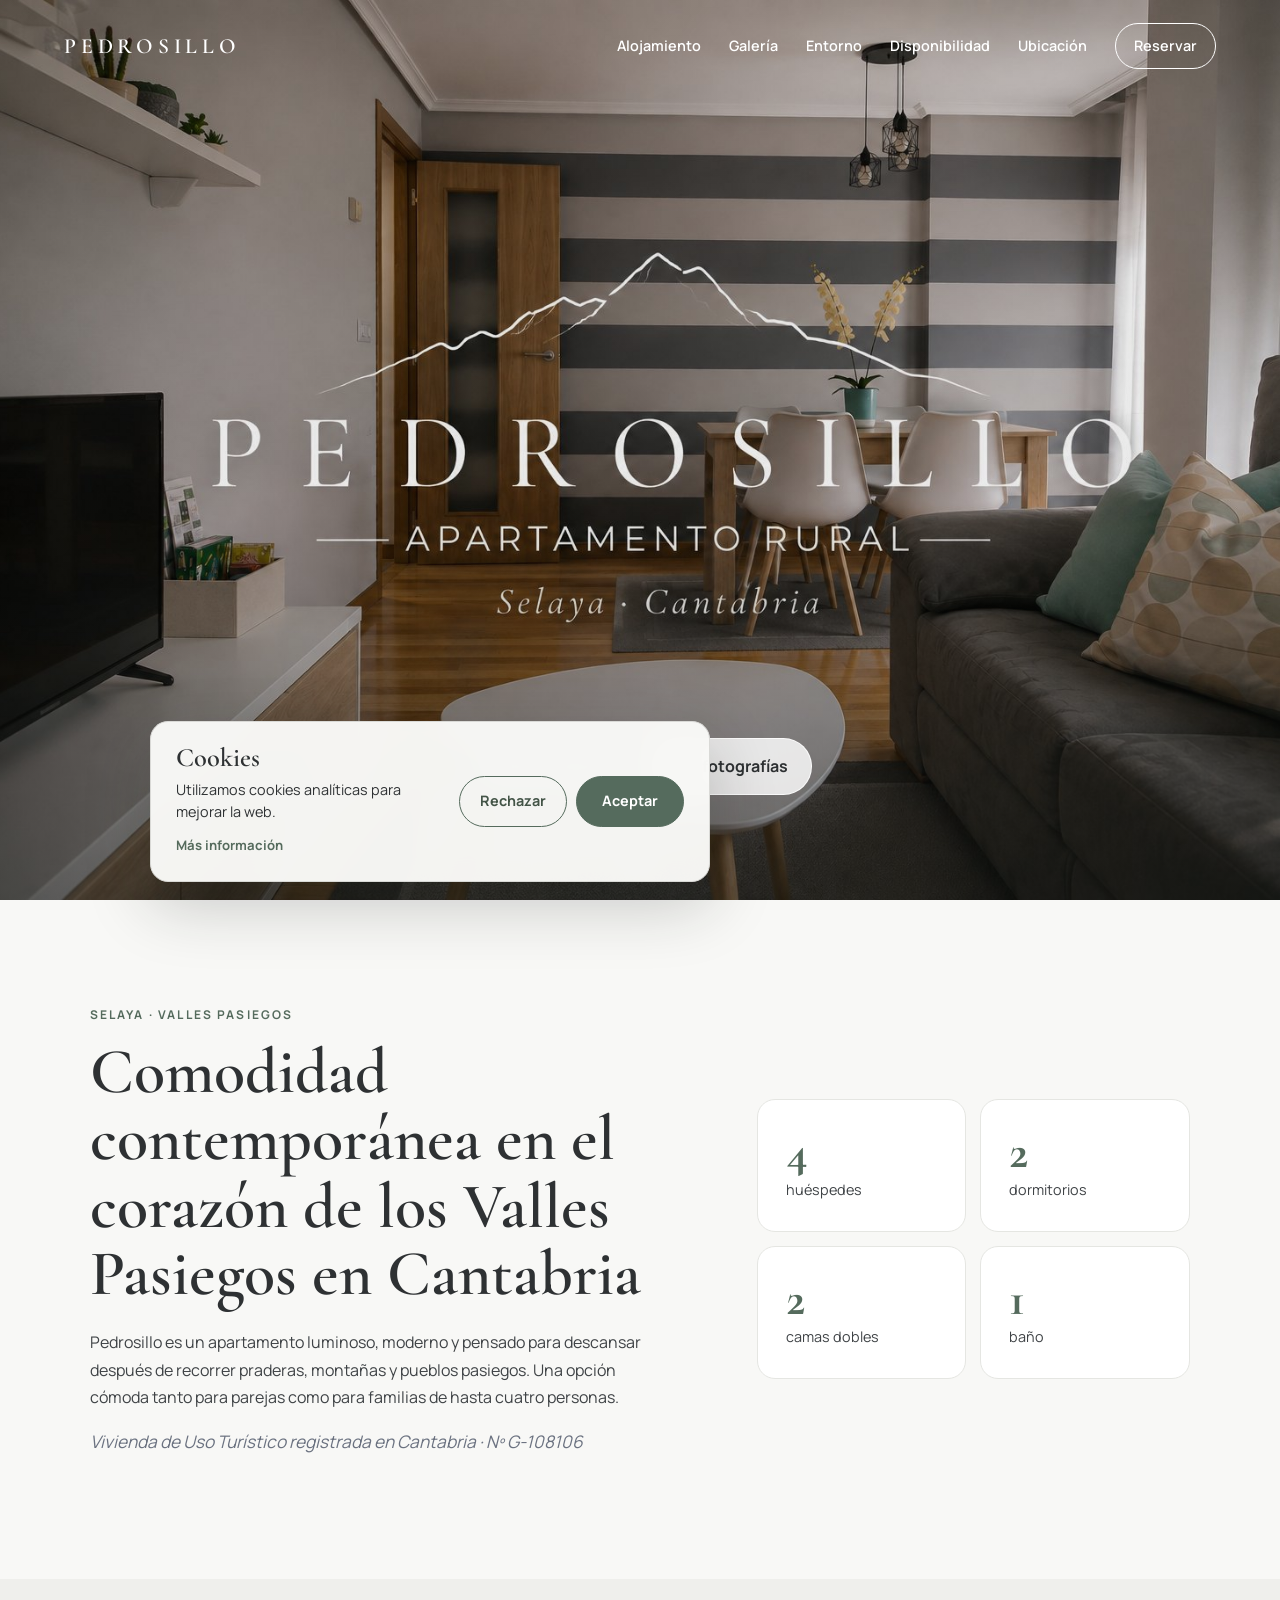
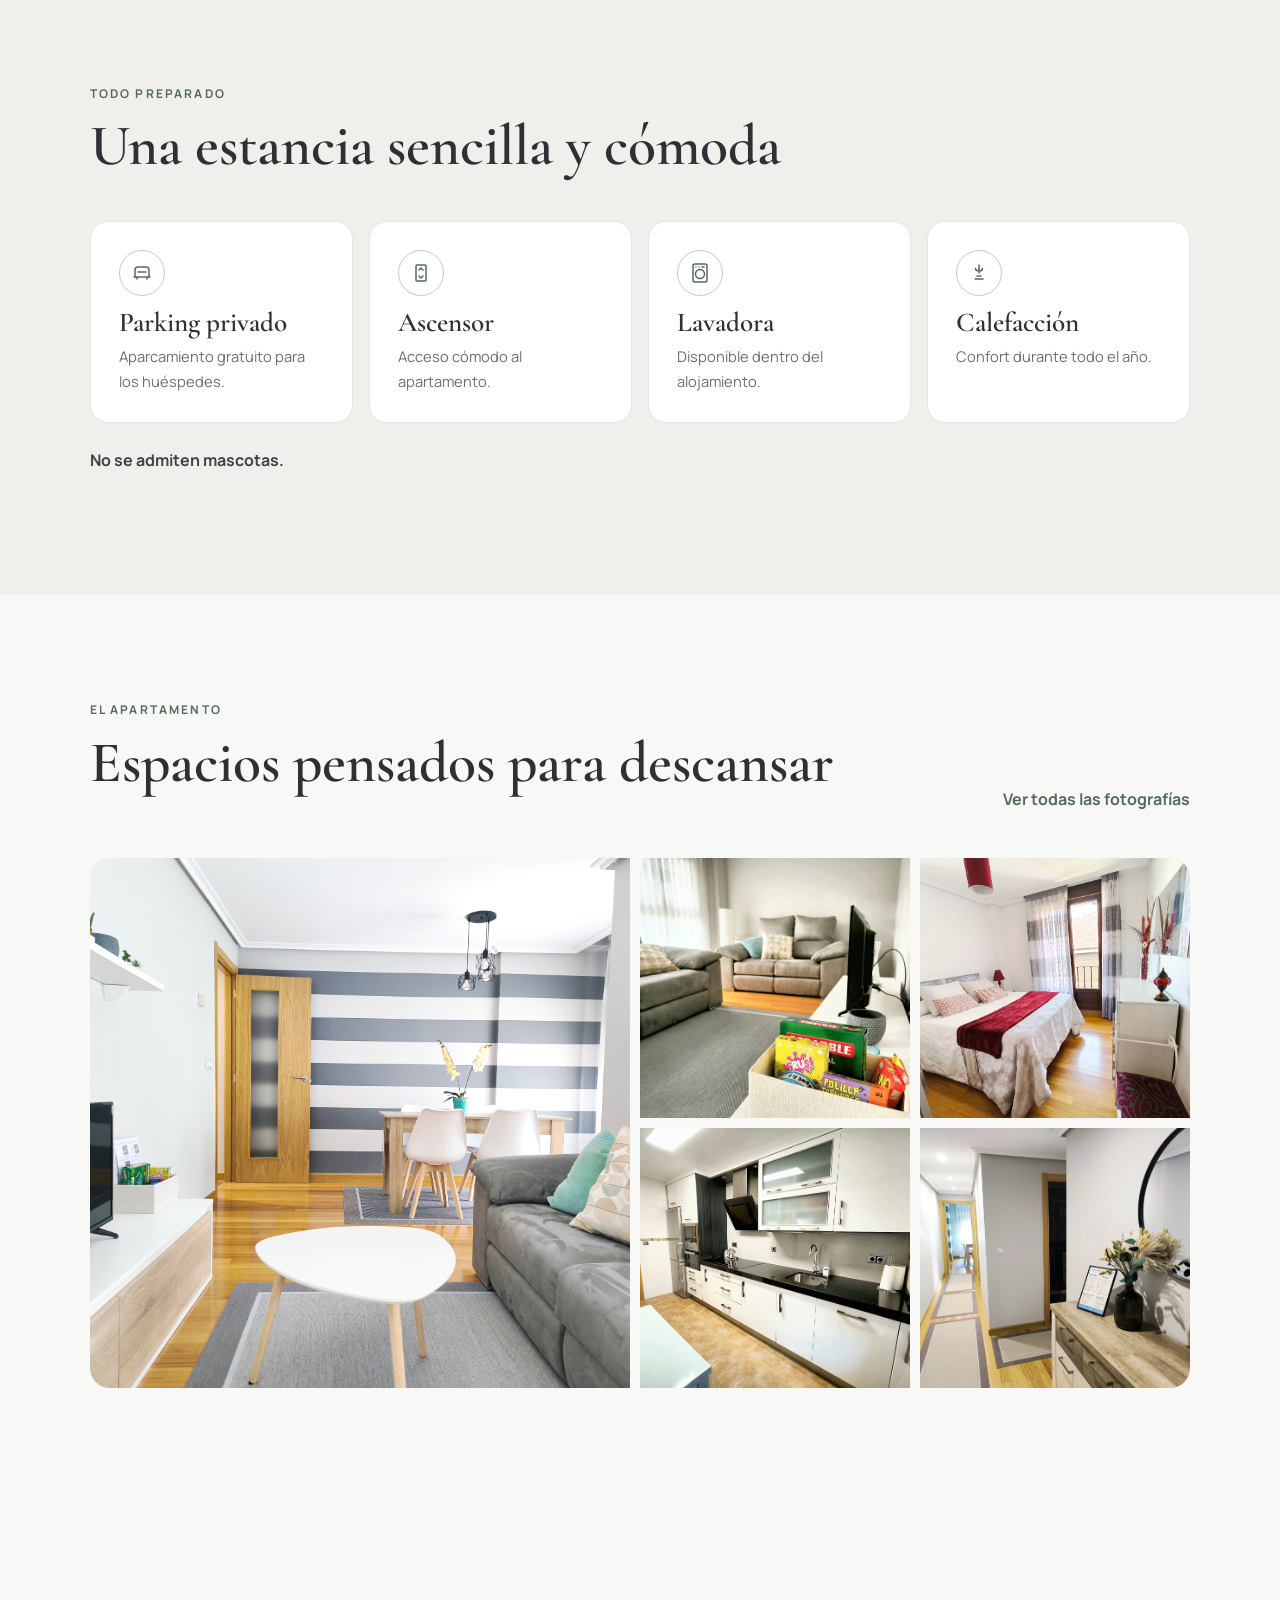
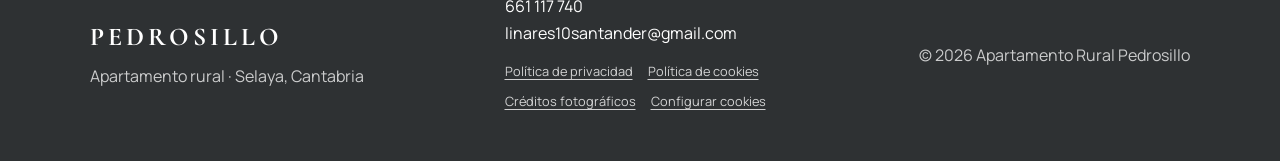
<file: index.html>
<!doctype html>
<html lang="es">
<head>
  <meta charset="utf-8">
  <meta name="viewport" content="width=device-width, initial-scale=1">
  <title>Apartamento Rural Pedrosillo | Alojamiento en Selaya | Valles Pasiegos | Cantabria</title>
  <meta name="description" content="Apartamento Rural Pedrosillo en Selaya (Cantabria). Alojamiento para hasta 4 personas en pleno corazón de los Valles Pasiegos. Cerca de Cabárceno y Santander. Reserva directa al mejor precio.">
  <link rel="canonical" href="https://alojamientopedrosillo.github.io/">
  <meta property="og:type" content="website">
  <meta property="og:title" content="Apartamento Rural Pedrosillo">
  <meta property="og:description" content="Apartamento para hasta 4 personas en Selaya, en pleno corazón de los Valles Pasiegos.">
  <meta property="og:url" content="https://alojamientopedrosillo.github.io/">
  <meta property="og:image" content="https://alojamientopedrosillo.github.io/images/portada.jpg">
  <meta name="theme-color" content="#556b5d">
  <link rel="preconnect" href="https://fonts.googleapis.com">
  <link rel="preconnect" href="https://fonts.gstatic.com" crossorigin>
  <link href="https://fonts.googleapis.com/css2?family=Cormorant+Garamond:wght@500;600&family=Manrope:wght@400;500;600;700&display=swap" rel="stylesheet">
  <link rel="stylesheet" href="styles.css?v=11">
  <link rel="stylesheet" href="legal.css?v=1">
</head>
<body>
  <header class="hero" id="inicio">
    <nav class="nav" id="main-nav">
      <a class="brand" href="#inicio" aria-label="Inicio">PEDROSILLO</a>
      <button class="menu-btn" aria-label="Abrir menú" aria-expanded="false">☰</button>
      <div class="nav-links">
        <a href="#alojamiento">Alojamiento</a>
        <a href="#galeria">Galería</a>
        <a href="entorno.html">Entorno</a>
        <a href="#disponibilidad">Disponibilidad</a>
        <a href="#ubicacion">Ubicación</a>
        <a class="nav-cta" href="#reserva">Reservar</a>
      </div>
    </nav>

    <div class="hero-shade"></div>
<div class="hero-actions">
      <a class="btn btn-primary" href="#reserva">Reserva directa</a>
      <a class="btn btn-ghost" href="#galeria">Ver fotografías</a>
    </div>

    <a class="scroll-cue" href="#alojamiento" aria-label="Bajar al contenido">
      <span>Descubrir</span>
      <i>↓</i>
    </a>
  </header>

  <main>
    <section class="intro section reveal" id="alojamiento">
      <div class="intro-copy">
        <p class="eyebrow">Selaya · Valles Pasiegos</p>
        <h1>Comodidad contemporánea en el corazón de los Valles Pasiegos en Cantabria</h1>
        <p>Pedrosillo es un apartamento luminoso, moderno y pensado para descansar después de recorrer praderas, montañas y pueblos pasiegos. Una opción cómoda tanto para parejas como para familias de hasta cuatro personas.</p>
        <p class="tourism-license">      Vivienda de Uso Turístico registrada en Cantabria · Nº G-108106  </p>
      </div>

      <div class="facts">
        <article><strong>4</strong><span>huéspedes</span></article>
        <article><strong>2</strong><span>dormitorios</span></article>
        <article><strong>2</strong><span>camas dobles</span></article>
        <article><strong>1</strong><span>baño</span></article>
      </div>
    </section>

    <section class="section amenities reveal">
      <div class="section-heading">
        <p class="eyebrow">Todo preparado</p>
        <h2>Una estancia sencilla y cómoda</h2>
      </div>

      <div class="services">
        <article>
          <span class="service-icon" aria-hidden="true">
            <svg viewBox="0 0 24 24">
              <path d="M5 16V9a3 3 0 0 1 3-3h8a3 3 0 0 1 3 3v7"/>
              <path d="M4 16h16M7 16v2M17 16v2M8 11h8"/>
            </svg>
          </span>
          <h3>Parking privado</h3>
          <p>Aparcamiento gratuito para los huéspedes.</p>
        </article>
        <article>
          <span class="service-icon" aria-hidden="true">
            <svg viewBox="0 0 24 24">
              <rect x="7" y="4" width="10" height="16" rx="1"/>
              <path d="M10 9l2-2 2 2M10 15l2 2 2-2"/>
            </svg>
          </span>
          <h3>Ascensor</h3>
          <p>Acceso cómodo al apartamento.</p>
        </article>
        <article>
          <span class="service-icon" aria-hidden="true">
            <svg viewBox="0 0 24 24">
              <rect x="5" y="3" width="14" height="18" rx="2"/>
              <circle cx="12" cy="13" r="4.5"/>
              <path d="M8 6h.01M11 6h.01M14 6h2"/>
            </svg>
          </span>
          <h3>Lavadora</h3>
          <p>Disponible dentro del alojamiento.</p>
        </article>
        <article>
          <span class="service-icon" aria-hidden="true">
            <svg viewBox="0 0 24 24">
              <path d="M8 18h8M10 15h4M12 4v8"/>
              <path d="M8.5 7.5c0 1.5 1.4 2.5 3.5 2.5s3.5-1 3.5-2.5"/>
            </svg>
          </span>
          <h3>Calefacción</h3>
          <p>Confort durante todo el año.</p>
        </article>
      </div>

      <p class="note">No se admiten mascotas.</p>
    </section>

    <section class="section gallery-section reveal" id="galeria">
      <div class="section-heading split-heading">
        <div>
          <p class="eyebrow">El apartamento</p>
          <h2>Espacios pensados para descansar</h2>
        </div>
        <button class="text-button" id="open-gallery" type="button">Ver todas las fotografías</button>
      </div>

      <div class="gallery-preview">
        <button class="gallery-main" data-index="0">
          <img src="images/comedor.jpg" alt="Salón del Apartamento Rural Pedrosillo">
        </button>
        <button data-index="1"><img src="images/salon-1.jpg" alt="Comedor del apartamento"></button>
        <button data-index="2"><img src="images/dormitorio1-2.jpg" alt="Primer dormitorio"></button>
        <button data-index="3"><img src="images/cocina-1.jpg" alt="Cocina equipada"></button>
        <button data-index="4"><img src="images/entrada.jpg" alt="Recibidor"></button>
      </div>
    </section>
<section class="section availability reveal" id="disponibilidad">
      <div>
        <p class="eyebrow light">Disponibilidad</p>
        <h2>Consulta tus fechas</h2>
        <p>El calendario se actualiza automáticamente a partir de la disponibilidad sincronizada de Airbnb y Booking. Los días marcados como ocupados no están disponibles.</p>
        <div class="calendar-legend" aria-label="Leyenda del calendario">
          <span><i class="legend-dot available-dot"></i> Disponible</span>
          <span><i class="legend-dot occupied-dot"></i> Ocupado</span>
        </div>
        <p class="calendar-note">La disponibilidad es orientativa hasta que confirmemos personalmente la reserva.</p>
      </div>

      <div class="calendar-card">
        <div class="calendar-toolbar">
          <button id="calendar-prev" type="button" aria-label="Mes anterior">‹</button>
          <h3 id="calendar-title">Calendario</h3>
          <button id="calendar-next" type="button" aria-label="Mes siguiente">›</button>
        </div>
        <div class="calendar-weekdays" aria-hidden="true">
          <span>L</span><span>M</span><span>X</span><span>J</span><span>V</span><span>S</span><span>D</span>
        </div>
        <div id="availability-calendar" class="availability-calendar" aria-live="polite"></div>
        <p id="calendar-status" class="calendar-status">Cargando disponibilidad…</p>
      </div>
    </section>

    <section class="section booking reveal" id="reserva">
      <div class="booking-copy">
        <p class="eyebrow">Reserva directa</p>
        <h2>Reserva directamente y consigue el mejor precio</h2>
        <p class="booking-lead"><strong>Al reservar directamente no se incluyen las comisiones de Booking o Airbnb.</strong> Te responderemos personalmente con la disponibilidad y el mejor precio para tus fechas.</p>

        <div class="direct-advantages">
          <article>
            <span>✓</span>
            <div><strong>Mejor precio disponible</strong><p>Sin las comisiones añadidas por las plataformas.</p></div>
          </article>
          <article>
            <span>✓</span>
            <div><strong>Atención directa</strong><p>Hablarás directamente con nosotros, sin intermediarios.</p></div>
          </article>
          <article>
            <span>✓</span>
            <div><strong>Confirmación personal</strong><p>Revisamos tus fechas antes de confirmar la reserva.</p></div>
          </article>
        </div>

        <div class="platforms">

  <div class="platform-item">
    <a href="https://www.booking.com/hotel/es/pedrosillo.es.html" target="_blank" rel="noopener">
      Ver en Booking
    </a>
    <span class="platform-score">★★★★★ 9,4/10</span>
  </div>

  <div class="platform-item">
    <a href="https://www.airbnb.es/rooms/1296326001164384608" target="_blank" rel="noopener">
      Ver en Airbnb
    </a>
    <span class="platform-score">★★★★★ 4,85/5</span>
  </div>

</div>
      </div>

      <form id="booking-form" class="booking-form">
        <div class="form-heading">
          <span>Solicitud sin compromiso</span>
          <h3>Consulta disponibilidad</h3>
        </div>
        <label>Nombre y apellidos<input type="text" id="name" required></label>
        <div class="form-row">
          <label>Entrada<input type="date" id="checkin" required></label>
          <label>Salida<input type="date" id="checkout" required></label>
        </div>
        <label>Número de huéspedes
          <select id="guests" required>
            <option value="1">1 huésped</option>
            <option value="2" selected>2 huéspedes</option>
            <option value="3">3 huéspedes</option>
            <option value="4">4 huéspedes</option>
          </select>
        </label>
        <label>Teléfono<input type="tel" id="guestphone"></label>
        <label>Mensaje<textarea id="message" rows="4" placeholder="Cuéntanos cualquier detalle que debamos saber"></textarea></label>
        <label class="privacy-check">
          <input type="checkbox" id="privacy-accepted" required>
          <span>He leído y acepto la <a href="politica-privacidad.html" target="_blank" rel="noopener">Política de Privacidad</a>.</span>
        </label>
        <p class="privacy-summary">
          Tus datos serán tratados únicamente para atender tu consulta o solicitud de reserva, de acuerdo con nuestra
          <a href="politica-privacidad.html">Política de Privacidad</a>.
        </p>
        <button class="btn btn-primary full" type="submit">Solicitar disponibilidad</button>
        <a class="btn btn-whatsapp full" href="https://wa.me/34661117740?text=Hola%2C%20quiero%20consultar%20la%20disponibilidad%20del%20Apartamento%20Rural%20Pedrosillo." target="_blank" rel="noopener">Consultar por WhatsApp</a>
        <p class="form-disclaimer">La solicitud no confirma automáticamente la reserva.</p>
      </form>
    </section>

    <section class="section surroundings-teaser reveal" id="entorno">
      <div class="surroundings-teaser__image">
        <img src="images/lugares/selaya-destacada.webp" alt="Selaya en el corazón de los Valles Pasiegos" loading="lazy">
      </div>
      <div class="surroundings-teaser__content">
        <p class="eyebrow">Descubre la zona</p>
        <h2>Inspírate para tu próxima escapada</h2>
        <p>Desde Selaya podrás descubrir pueblos con encanto, paisajes pasiegos y algunos de los lugares más conocidos de Cantabria.</p>
        <a class="btn btn-primary" href="entorno.html">Descubre la zona</a>
      </div>
    </section>

    <section class="section location reveal" id="ubicacion">
      <div>
        <p class="eyebrow">Ubicación</p>
        <h2>En el centro de Selaya</h2>
        <p>C/ Prosperidad, 3 · 39696 Selaya, Cantabria</p>
        <a class="text-button" href="https://maps.app.goo.gl/md1sYDWcWCP3cZLYA" target="_blank" rel="noopener">Abrir en Google Maps →</a>
      </div>

      <iframe title="Mapa de Apartamento Rural Pedrosillo" src="https://www.google.com/maps?q=43.2178403,-3.8086888&z=17&output=embed" loading="lazy" referrerpolicy="no-referrer-when-downgrade"></iframe>
    </section>
  </main>

  <footer>
    <div>
      <strong>PEDROSILLO</strong>
      <p>Apartamento rural · Selaya, Cantabria</p>
    </div>
    <div>
      <a href="tel:+34661117740">661 117 740</a>
      <a href="mailto:linares10santander@gmail.com">linares10santander@gmail.com</a>
      <div class="legal-links">
        <a href="politica-privacidad.html">Política de privacidad</a>
        <a href="politica-cookies.html">Política de cookies</a>
        <a href="creditos-fotograficos.html">Créditos fotográficos</a>
        <button type="button" id="manage-cookies">Configurar cookies</button>
      </div>
    </div>
    <p>© <span id="year"></span> Apartamento Rural Pedrosillo</p>
  </footer>

  <div class="gallery-modal" aria-hidden="true">
    <button class="gallery-close" aria-label="Cerrar galería">×</button>
    <button class="gallery-arrow gallery-prev" aria-label="Foto anterior">‹</button>
    <img class="gallery-full" alt="">
    <button class="gallery-arrow gallery-next" aria-label="Foto siguiente">›</button>
    <p class="gallery-counter"></p>
  </div>


  <aside class="cookie-banner" id="cookie-banner" role="dialog" aria-modal="true" aria-labelledby="cookie-title" hidden>
    <div class="cookie-banner__content">
      <div>
        <h2 id="cookie-title">Cookies</h2>
        <p>Utilizamos cookies analíticas para mejorar la web.</p>
        <a href="politica-cookies.html">Más información</a>
      </div>
      <div class="cookie-banner__actions">
        <button class="cookie-button cookie-button--secondary" id="reject-cookies" type="button">Rechazar</button>
        <button class="cookie-button cookie-button--primary" id="accept-cookies" type="button">Aceptar</button>
      </div>
    </div>
  </aside>

  <script src="privacy.js?v=1"></script>
  <script src="script.js"></script>
</body>
</html>
</file>
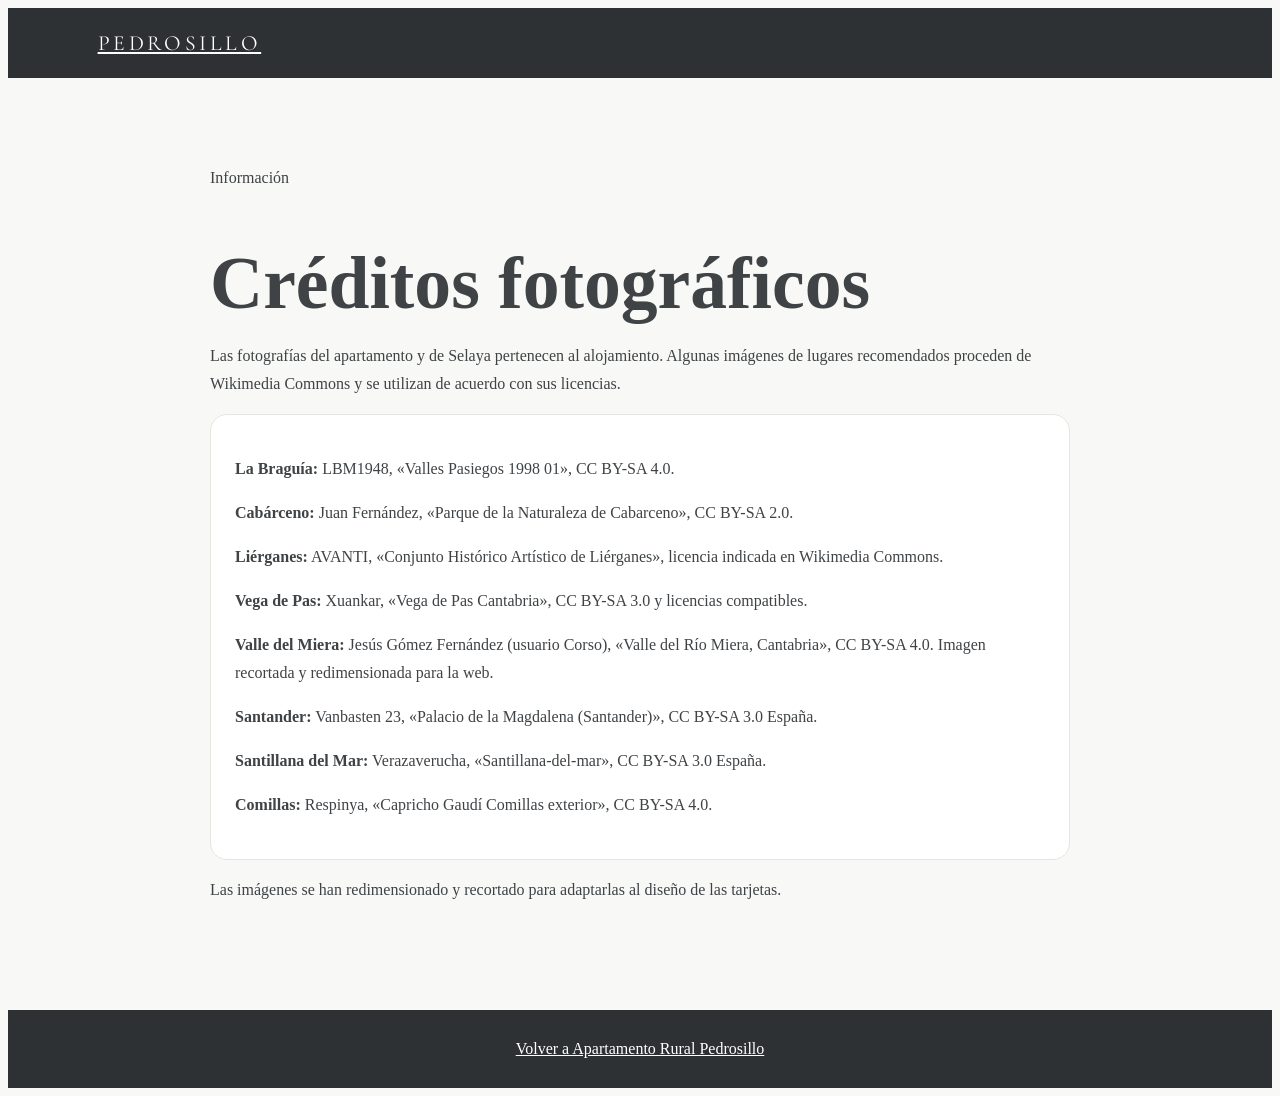
<file: creditos-fotograficos.html>
<!doctype html>
<html lang="es">
<head>
  <meta charset="utf-8">
  <meta name="viewport" content="width=device-width, initial-scale=1">
  <title>Créditos fotográficos | Apartamento Rural Pedrosillo</title>
  <meta name="robots" content="noindex">
  <link rel="preconnect" href="https://fonts.googleapis.com">
  <link rel="preconnect" href="https://fonts.gstatic.com" crossorigin>
  <link href="https://fonts.googleapis.com/css2?family=Cormorant+Garamond:wght@500;600&family=Manrope:wght@400;500;600;700&display=swap" rel="stylesheet">
  <link rel="stylesheet" href="legal.css?v=1">
</head>
<body class="legal-page">
  <header class="legal-header"><a href="index.html">PEDROSILLO</a></header>
  <main class="legal-main">
    <p class="eyebrow">Información</p>
    <h1>Créditos fotográficos</h1>
    <p>Las fotografías del apartamento y de Selaya pertenecen al alojamiento. Algunas imágenes de lugares recomendados proceden de Wikimedia Commons y se utilizan de acuerdo con sus licencias.</p>
    <div class="legal-card">
      <p><strong>La Braguía:</strong> LBM1948, «Valles Pasiegos 1998 01», CC BY-SA 4.0.</p>
      <p><strong>Cabárceno:</strong> Juan Fernández, «Parque de la Naturaleza de Cabarceno», CC BY-SA 2.0.</p>
      <p><strong>Liérganes:</strong> AVANTI, «Conjunto Histórico Artístico de Liérganes», licencia indicada en Wikimedia Commons.</p>
      <p><strong>Vega de Pas:</strong> Xuankar, «Vega de Pas Cantabria», CC BY-SA 3.0 y licencias compatibles.</p>
      <p><strong>Valle del Miera:</strong> Jesús Gómez Fernández (usuario Corso), «Valle del Río Miera, Cantabria», CC BY-SA 4.0. Imagen recortada y redimensionada para la web.</p>
      <p><strong>Santander:</strong> Vanbasten 23, «Palacio de la Magdalena (Santander)», CC BY-SA 3.0 España.</p>
      <p><strong>Santillana del Mar:</strong> Verazaverucha, «Santillana-del-mar», CC BY-SA 3.0 España.</p>
      <p><strong>Comillas:</strong> Respinya, «Capricho Gaudí Comillas exterior», CC BY-SA 4.0.</p>
    </div>
    <p>Las imágenes se han redimensionado y recortado para adaptarlas al diseño de las tarjetas.</p>
  </main>
  <footer class="legal-footer"><a href="index.html">Volver a Apartamento Rural Pedrosillo</a></footer>
</body>
</html>
</file>
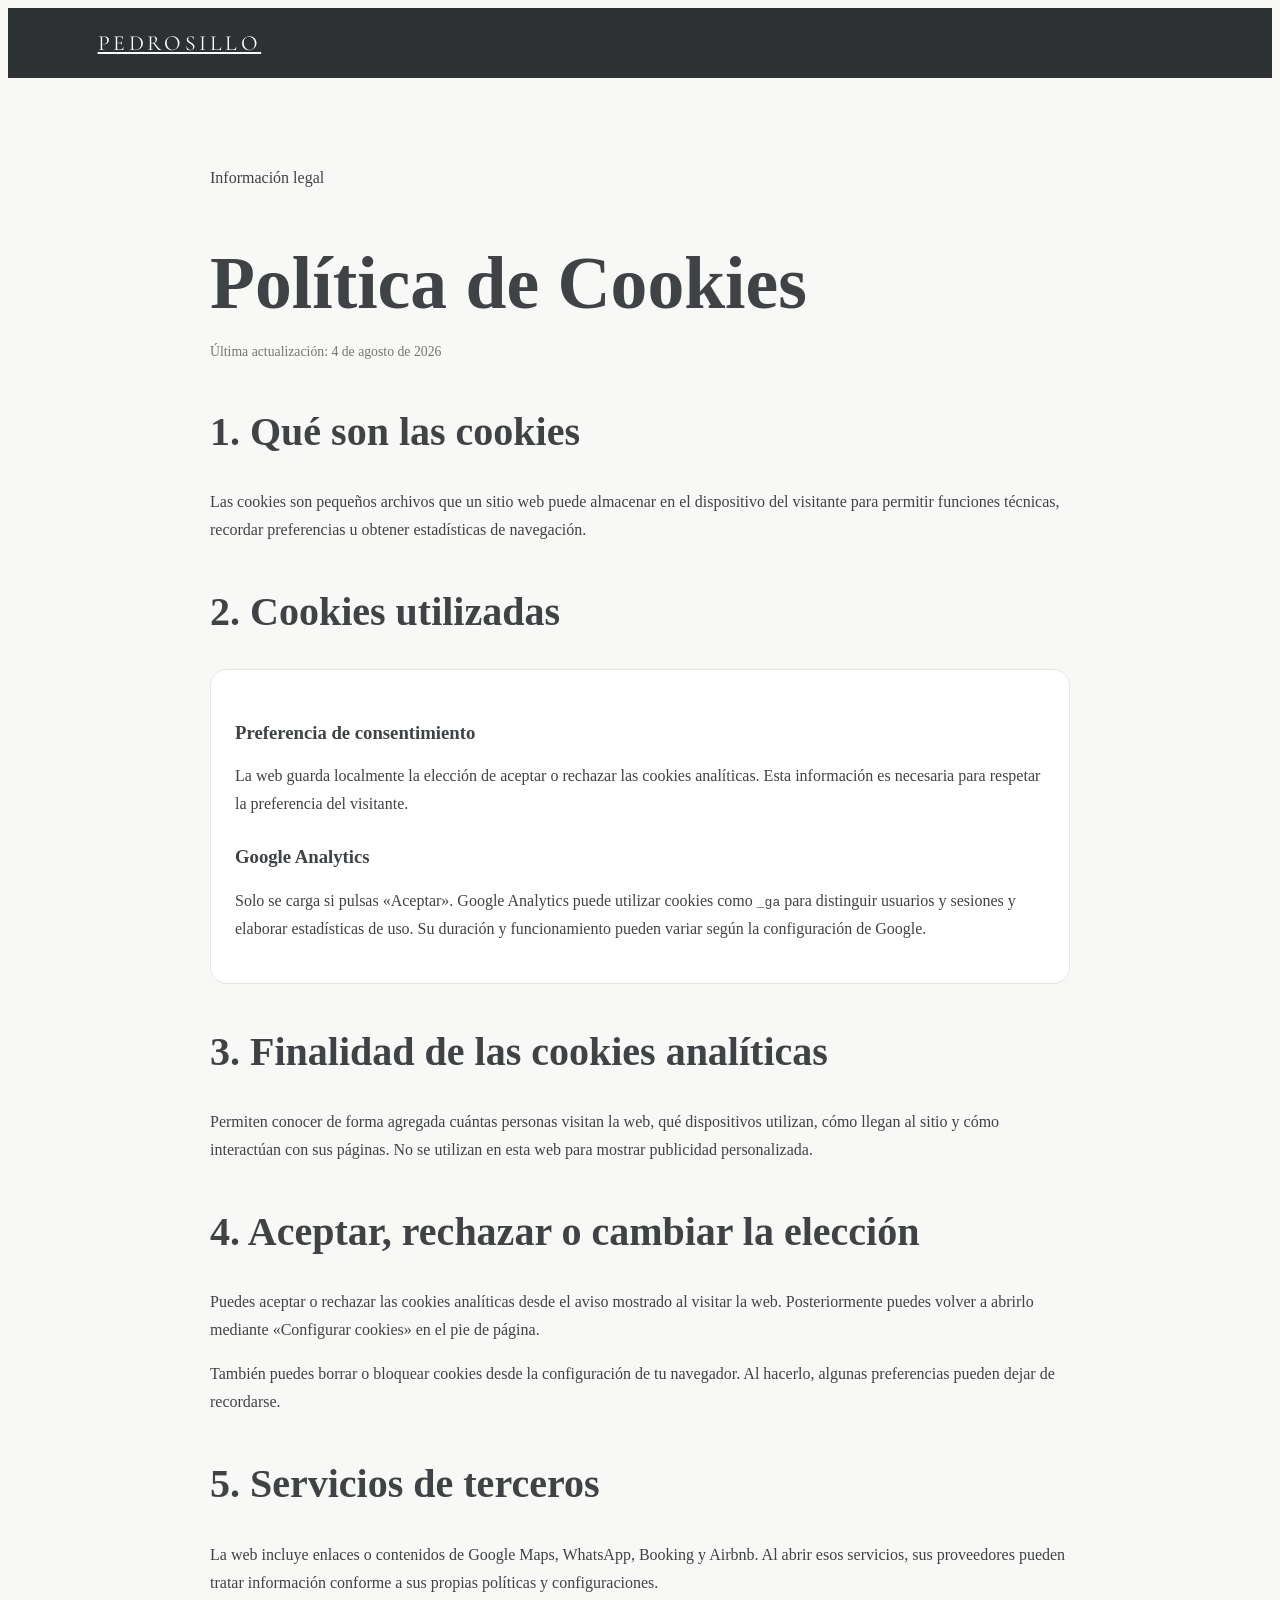
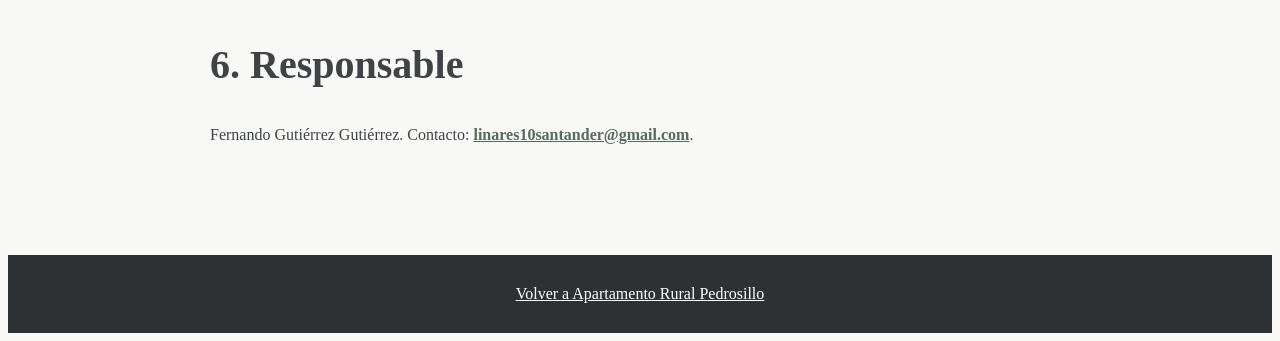
<file: politica-cookies.html>
<!doctype html>
<html lang="es">
<head>
  <meta charset="utf-8">
  <meta name="viewport" content="width=device-width, initial-scale=1">
  <meta name="theme-color" content="#556b5d">
  <link rel="preconnect" href="https://fonts.googleapis.com">
  <link rel="preconnect" href="https://fonts.gstatic.com" crossorigin>
  <link href="https://fonts.googleapis.com/css2?family=Cormorant+Garamond:wght@500;600&family=Manrope:wght@400;500;600;700&display=swap" rel="stylesheet">
  <link rel="stylesheet" href="legal.css?v=1">
  <title>Política de Cookies | Apartamento Rural Pedrosillo</title>
  <meta name="description" content="Política de cookies de Apartamento Rural Pedrosillo.">
  <link rel="canonical" href="https://alojamientopedrosillo.github.io/politica-cookies.html">
</head>
<body class="legal-page">
  <header class="legal-header"><a href="index.html">PEDROSILLO</a></header>
  <main class="legal-main">
    <p class="eyebrow">Información legal</p>
    <h1>Política de Cookies</h1>
    <p class="updated">Última actualización: 4 de agosto de 2026</p>

    <h2>1. Qué son las cookies</h2>
    <p>Las cookies son pequeños archivos que un sitio web puede almacenar en el dispositivo del visitante para permitir funciones técnicas, recordar preferencias u obtener estadísticas de navegación.</p>

    <h2>2. Cookies utilizadas</h2>
    <div class="legal-card">
      <h3>Preferencia de consentimiento</h3>
      <p>La web guarda localmente la elección de aceptar o rechazar las cookies analíticas. Esta información es necesaria para respetar la preferencia del visitante.</p>

      <h3>Google Analytics</h3>
      <p>Solo se carga si pulsas «Aceptar». Google Analytics puede utilizar cookies como <code>_ga</code> para distinguir usuarios y sesiones y elaborar estadísticas de uso. Su duración y funcionamiento pueden variar según la configuración de Google.</p>
    </div>

    <h2>3. Finalidad de las cookies analíticas</h2>
    <p>Permiten conocer de forma agregada cuántas personas visitan la web, qué dispositivos utilizan, cómo llegan al sitio y cómo interactúan con sus páginas. No se utilizan en esta web para mostrar publicidad personalizada.</p>

    <h2>4. Aceptar, rechazar o cambiar la elección</h2>
    <p>Puedes aceptar o rechazar las cookies analíticas desde el aviso mostrado al visitar la web. Posteriormente puedes volver a abrirlo mediante «Configurar cookies» en el pie de página.</p>
    <p>También puedes borrar o bloquear cookies desde la configuración de tu navegador. Al hacerlo, algunas preferencias pueden dejar de recordarse.</p>

    <h2>5. Servicios de terceros</h2>
    <p>La web incluye enlaces o contenidos de Google Maps, WhatsApp, Booking y Airbnb. Al abrir esos servicios, sus proveedores pueden tratar información conforme a sus propias políticas y configuraciones.</p>

    <h2>6. Responsable</h2>
    <p>Fernando Gutiérrez Gutiérrez. Contacto: <a href="mailto:linares10santander@gmail.com">linares10santander@gmail.com</a>.</p>
  </main>
  <footer class="legal-footer"><a href="index.html">Volver a Apartamento Rural Pedrosillo</a></footer>
  <script src="privacy.js?v=1"></script>
</body>
</html>
</file>
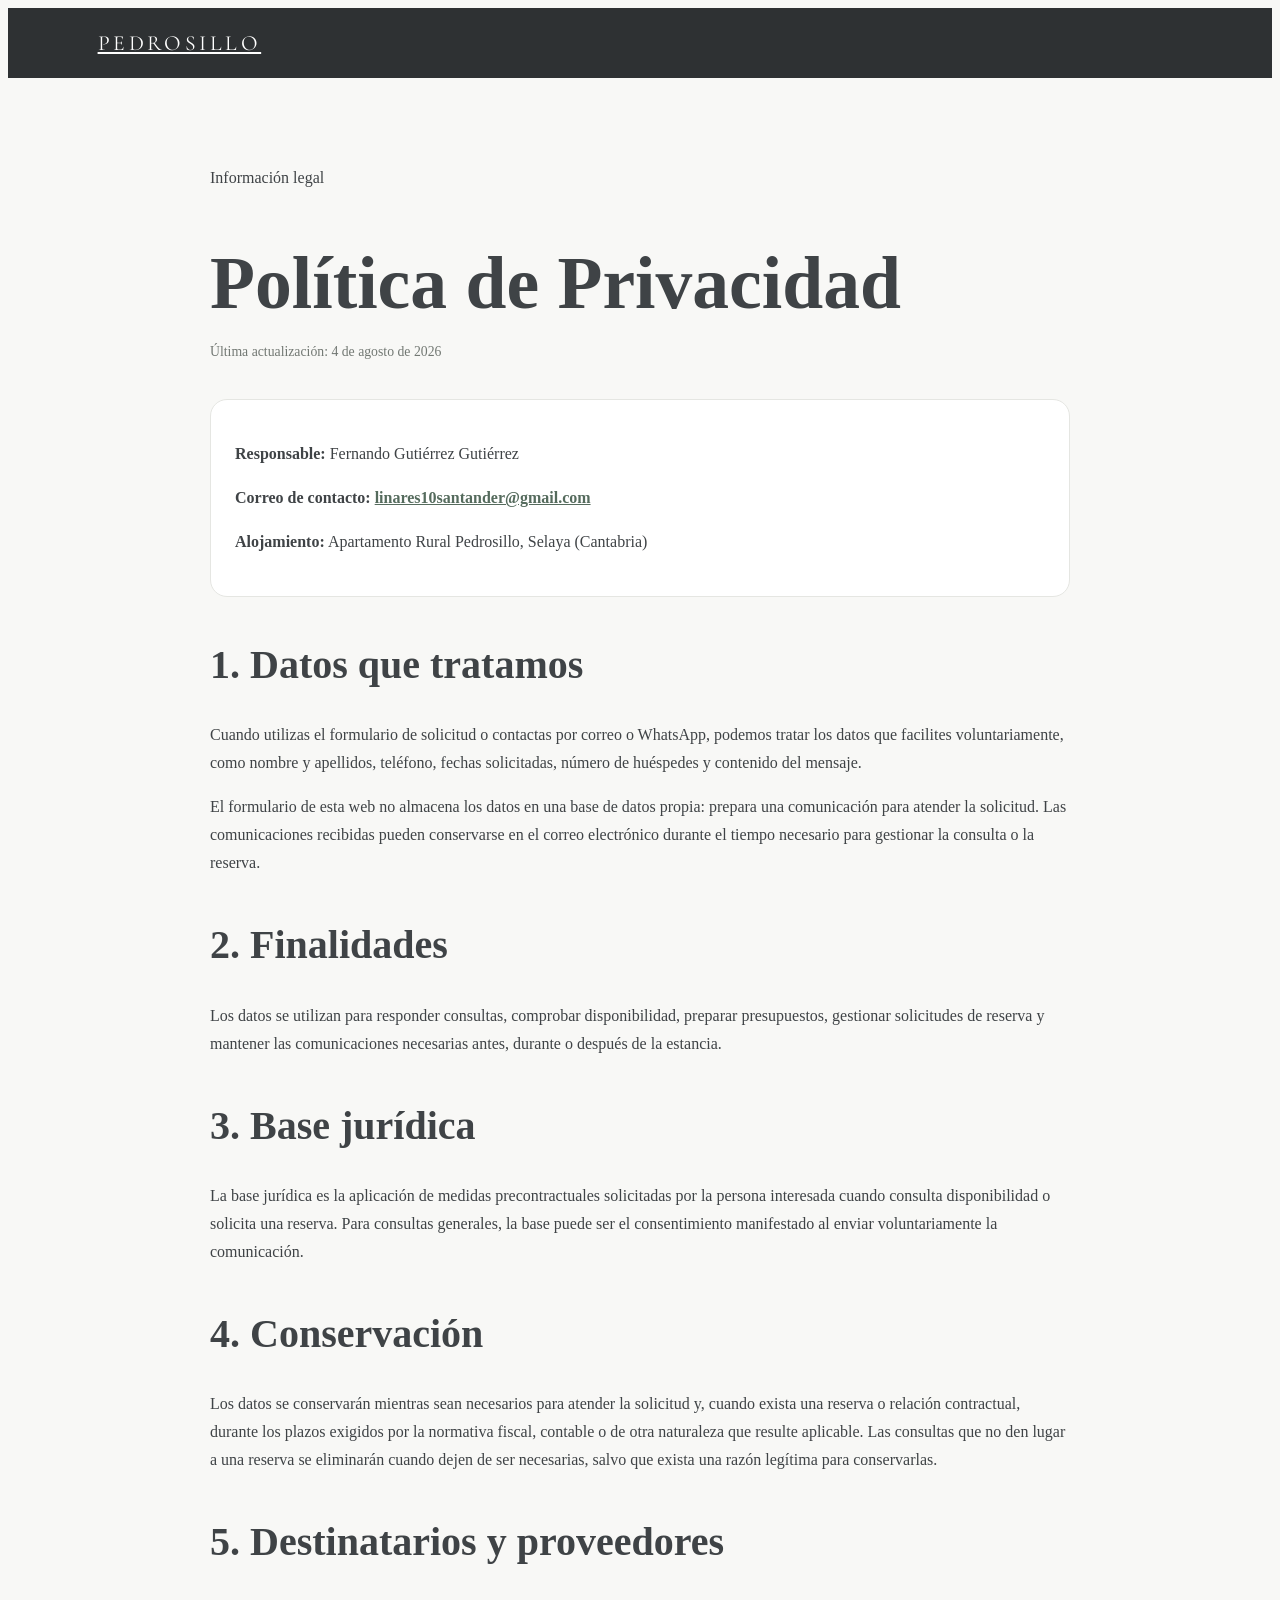
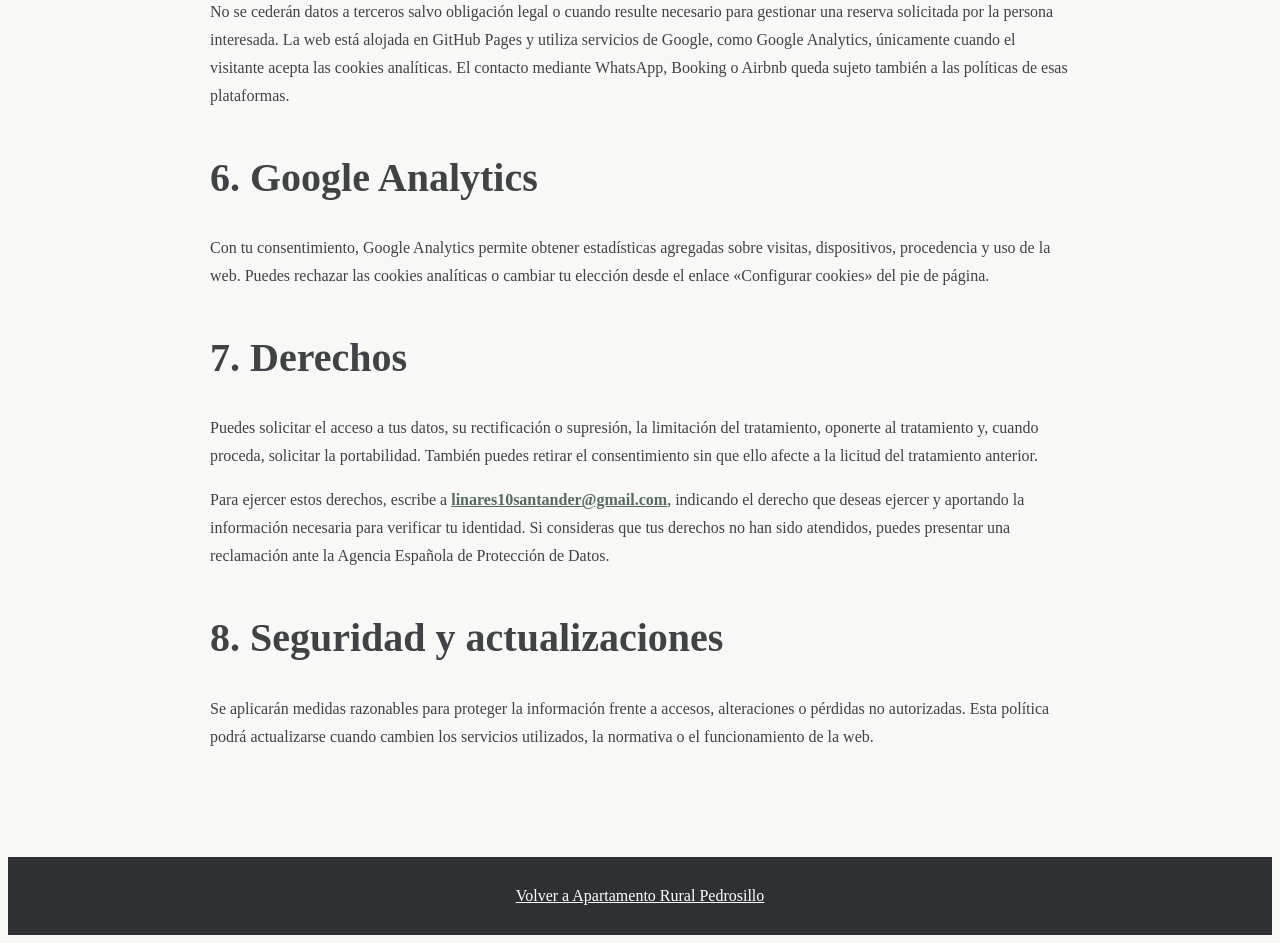
<file: politica-privacidad.html>
<!doctype html>
<html lang="es">
<head>
  <meta charset="utf-8">
  <meta name="viewport" content="width=device-width, initial-scale=1">
  <meta name="theme-color" content="#556b5d">
  <link rel="preconnect" href="https://fonts.googleapis.com">
  <link rel="preconnect" href="https://fonts.gstatic.com" crossorigin>
  <link href="https://fonts.googleapis.com/css2?family=Cormorant+Garamond:wght@500;600&family=Manrope:wght@400;500;600;700&display=swap" rel="stylesheet">
  <link rel="stylesheet" href="legal.css?v=1">
  <title>Política de Privacidad | Apartamento Rural Pedrosillo</title>
  <meta name="description" content="Política de privacidad de Apartamento Rural Pedrosillo.">
  <link rel="canonical" href="https://alojamientopedrosillo.github.io/politica-privacidad.html">
</head>
<body class="legal-page">
  <header class="legal-header"><a href="index.html">PEDROSILLO</a></header>
  <main class="legal-main">
    <p class="eyebrow">Información legal</p>
    <h1>Política de Privacidad</h1>
    <p class="updated">Última actualización: 4 de agosto de 2026</p>

    <div class="legal-card">
      <p><strong>Responsable:</strong> Fernando Gutiérrez Gutiérrez</p>
      <p><strong>Correo de contacto:</strong> <a href="mailto:linares10santander@gmail.com">linares10santander@gmail.com</a></p>
      <p><strong>Alojamiento:</strong> Apartamento Rural Pedrosillo, Selaya (Cantabria)</p>
    </div>

    <h2>1. Datos que tratamos</h2>
    <p>Cuando utilizas el formulario de solicitud o contactas por correo o WhatsApp, podemos tratar los datos que facilites voluntariamente, como nombre y apellidos, teléfono, fechas solicitadas, número de huéspedes y contenido del mensaje.</p>
    <p>El formulario de esta web no almacena los datos en una base de datos propia: prepara una comunicación para atender la solicitud. Las comunicaciones recibidas pueden conservarse en el correo electrónico durante el tiempo necesario para gestionar la consulta o la reserva.</p>

    <h2>2. Finalidades</h2>
    <p>Los datos se utilizan para responder consultas, comprobar disponibilidad, preparar presupuestos, gestionar solicitudes de reserva y mantener las comunicaciones necesarias antes, durante o después de la estancia.</p>

    <h2>3. Base jurídica</h2>
    <p>La base jurídica es la aplicación de medidas precontractuales solicitadas por la persona interesada cuando consulta disponibilidad o solicita una reserva. Para consultas generales, la base puede ser el consentimiento manifestado al enviar voluntariamente la comunicación.</p>

    <h2>4. Conservación</h2>
    <p>Los datos se conservarán mientras sean necesarios para atender la solicitud y, cuando exista una reserva o relación contractual, durante los plazos exigidos por la normativa fiscal, contable o de otra naturaleza que resulte aplicable. Las consultas que no den lugar a una reserva se eliminarán cuando dejen de ser necesarias, salvo que exista una razón legítima para conservarlas.</p>

    <h2>5. Destinatarios y proveedores</h2>
    <p>No se cederán datos a terceros salvo obligación legal o cuando resulte necesario para gestionar una reserva solicitada por la persona interesada. La web está alojada en GitHub Pages y utiliza servicios de Google, como Google Analytics, únicamente cuando el visitante acepta las cookies analíticas. El contacto mediante WhatsApp, Booking o Airbnb queda sujeto también a las políticas de esas plataformas.</p>

    <h2>6. Google Analytics</h2>
    <p>Con tu consentimiento, Google Analytics permite obtener estadísticas agregadas sobre visitas, dispositivos, procedencia y uso de la web. Puedes rechazar las cookies analíticas o cambiar tu elección desde el enlace «Configurar cookies» del pie de página.</p>

    <h2>7. Derechos</h2>
    <p>Puedes solicitar el acceso a tus datos, su rectificación o supresión, la limitación del tratamiento, oponerte al tratamiento y, cuando proceda, solicitar la portabilidad. También puedes retirar el consentimiento sin que ello afecte a la licitud del tratamiento anterior.</p>
    <p>Para ejercer estos derechos, escribe a <a href="mailto:linares10santander@gmail.com">linares10santander@gmail.com</a>, indicando el derecho que deseas ejercer y aportando la información necesaria para verificar tu identidad. Si consideras que tus derechos no han sido atendidos, puedes presentar una reclamación ante la Agencia Española de Protección de Datos.</p>

    <h2>8. Seguridad y actualizaciones</h2>
    <p>Se aplicarán medidas razonables para proteger la información frente a accesos, alteraciones o pérdidas no autorizadas. Esta política podrá actualizarse cuando cambien los servicios utilizados, la normativa o el funcionamiento de la web.</p>
  </main>
  <footer class="legal-footer"><a href="index.html">Volver a Apartamento Rural Pedrosillo</a></footer>
  <script src="privacy.js?v=1"></script>
</body>
</html>
</file>
<file: styles.css>
*{box-sizing:border-box}
:root{
  --bg:#f8f8f6;
  --surface:#ffffff;
  --stone:#d9d9d6;
  --text:#3f4346;
  --title:#2e3133;
  --green:#556b5d;
  --green-dark:#435447;
  --wood:#b88a5a;
  --line:#e5e6e2;
  --shadow:0 20px 55px rgba(38,42,39,.10);
}
html{scroll-behavior:smooth}
body{margin:0;background:var(--bg);color:var(--text);font-family:"Manrope",sans-serif;line-height:1.7}
body.modal-open{overflow:hidden}
img{display:block;width:100%}
a{text-decoration:none;color:inherit}
button,input,select,textarea{font:inherit}
h1,h2,h3{color:var(--title);font-family:"Cormorant Garamond",serif;font-weight:600;line-height:1.05}
h1{font-size:clamp(2.8rem,5vw,5.3rem);margin:.2em 0 .35em}
h2{font-size:clamp(2.5rem,4.5vw,4.6rem);margin:.15em 0 .35em}
h3{font-size:1.7rem;margin:.45em 0 .25em}
p{margin-top:0}
.hero{min-height:100vh;position:relative;background:url("images/portada.jpg?v=3") center/cover no-repeat;display:flex;align-items:flex-end;justify-content:center;color:#fff}
.hero-shade{position:absolute;inset:0;background:linear-gradient(180deg,rgba(20,24,22,.12),rgba(20,24,22,.08) 55%,rgba(20,24,22,.50))}
.nav{position:fixed;top:0;left:0;right:0;z-index:30;display:flex;align-items:center;justify-content:space-between;padding:23px 5vw;color:#fff;transition:.3s}
.nav.scrolled{background:rgba(248,248,246,.96);color:var(--title);box-shadow:0 8px 30px rgba(25,30,27,.08);backdrop-filter:blur(10px)}
.brand{font-family:"Cormorant Garamond",serif;font-weight:600;font-size:1.35rem;letter-spacing:.22em}
.nav-links{display:flex;align-items:center;gap:28px}
.nav-links a{font-size:.9rem;font-weight:600}
.nav-cta{border:1px solid currentColor;border-radius:999px;padding:10px 18px}
.menu-btn{display:none;background:none;border:0;color:inherit;font-size:1.7rem}
.hero-actions{position:relative;z-index:2;display:flex;gap:12px;flex-wrap:wrap;justify-content:center;margin-bottom:105px}
.btn{display:inline-flex;align-items:center;justify-content:center;border-radius:999px;padding:14px 23px;border:1px solid transparent;font-weight:700;cursor:pointer;transition:.25s}
.btn-primary{background:var(--green);color:#fff}
.btn-primary:hover{background:var(--green-dark);transform:translateY(-1px)}
.btn-ghost{background:rgba(255,255,255,.82);color:var(--title);border-color:rgba(255,255,255,.8)}
.btn-whatsapp{background:#eef4ef;color:#31553d}
.full{width:100%}
.scroll-cue{position:absolute;z-index:2;bottom:24px;display:flex;flex-direction:column;align-items:center;font-size:.72rem;text-transform:uppercase;letter-spacing:.18em}
.scroll-cue i{font-style:normal;font-size:1.4rem;animation:bounce 1.6s infinite}
@keyframes bounce{50%{transform:translateY(6px)}}
.section{padding:105px 7vw}
.eyebrow{text-transform:uppercase;letter-spacing:.18em;font-size:.75rem;font-weight:700;color:var(--green)}
.eyebrow.light{color:#fff}
.intro{display:grid;grid-template-columns:1.15fr .85fr;gap:80px;align-items:center}
.intro-copy>p:last-child{font-size:1.08rem;max-width:760px}
.facts{display:grid;grid-template-columns:repeat(2,1fr);gap:14px}
.facts article{background:var(--surface);padding:28px;border:1px solid var(--line);border-radius:18px}
.facts strong{font-family:"Cormorant Garamond",serif;font-size:3rem;color:var(--green);display:block;line-height:1}
.facts span{font-size:.9rem}
.amenities{background:#efefec}
.section-heading{max-width:730px;margin-bottom:45px}
.split-heading{display:flex;align-items:end;justify-content:space-between;gap:30px;max-width:none}
.services{display:grid;grid-template-columns:repeat(4,1fr);gap:16px}
.services article{background:var(--surface);padding:28px;border-radius:18px;border:1px solid var(--line)}
.service-icon{
  width:46px;
  height:46px;
  border-radius:50%;
  display:grid;
  place-items:center;
  background:transparent;
  border:1px solid rgba(85,107,93,.35);
  color:var(--green);
}
.service-icon svg{
  width:24px;
  height:24px;
  fill:none;
  stroke:currentColor;
  stroke-width:1.5;
  stroke-linecap:round;
  stroke-linejoin:round;
}
.services p{color:#6b706d;font-size:.92rem;margin-bottom:0}
.note{font-weight:700;margin-top:24px}
.text-button{background:none;border:0;padding:0;color:var(--green);font-weight:700;cursor:pointer}
.gallery-preview{display:grid;grid-template-columns:2fr 1fr 1fr;grid-template-rows:260px 260px;gap:10px;border-radius:20px;overflow:hidden}
.gallery-preview button{border:0;padding:0;overflow:hidden;cursor:zoom-in;background:#ddd}
.gallery-preview img{height:100%;object-fit:cover;transition:.35s}
.gallery-preview button:hover img{transform:scale(1.03)}
.gallery-main{grid-row:1/3}
.availability{background:var(--green);color:#fff;display:grid;grid-template-columns:1fr 1fr;gap:75px;align-items:center}
.availability h2{color:#fff}
.calendar-card{background:rgba(255,255,255,.95);color:var(--text);padding:45px;border-radius:20px}
.calendar-card span{font-size:.78rem;text-transform:uppercase;letter-spacing:.16em;color:var(--green);font-weight:700}
.booking{display:grid;grid-template-columns:.9fr 1.1fr;gap:75px;align-items:start}
.platforms{display:flex;gap:20px;margin-top:26px}
.platforms a{color:var(--green);font-weight:700}
.booking-form{background:var(--surface);padding:30px;border:1px solid var(--line);border-radius:22px;box-shadow:var(--shadow)}
label{display:block;font-size:.88rem;font-weight:700;margin-bottom:16px}
input,select,textarea{width:100%;margin-top:7px;border:1px solid var(--line);border-radius:11px;padding:13px;background:#fbfbfa;color:var(--text)}
.form-row{display:grid;grid-template-columns:1fr 1fr;gap:14px}
.booking-form .btn{margin-top:8px}
.location{background:#efefec;display:grid;grid-template-columns:.8fr 1.2fr;gap:55px;align-items:center}
.location iframe{width:100%;min-height:430px;border:0;border-radius:20px;box-shadow:var(--shadow)}
footer{background:var(--title);color:#fff;padding:48px 7vw;display:grid;grid-template-columns:1fr 1fr auto;gap:30px;align-items:center}
footer strong{font-family:"Cormorant Garamond",serif;font-size:1.6rem;letter-spacing:.16em}
footer a{display:block}
footer p{margin:5px 0 0;opacity:.75}
.reveal{opacity:0;transform:translateY(24px);transition:opacity .7s,transform .7s}
.reveal.visible{opacity:1;transform:none}
.gallery-modal{position:fixed;inset:0;z-index:50;background:rgba(18,20,19,.96);display:none;align-items:center;justify-content:center;padding:60px}
.gallery-modal.open{display:flex}
.gallery-full{max-width:1180px;max-height:82vh;width:auto;border-radius:10px}
.gallery-close,.gallery-arrow{position:absolute;background:none;border:0;color:#fff;cursor:pointer}
.gallery-close{top:18px;right:26px;font-size:3rem}
.gallery-arrow{top:50%;transform:translateY(-50%);font-size:4rem}
.gallery-prev{left:24px}.gallery-next{right:24px}
.gallery-counter{position:absolute;bottom:18px;color:#fff}
@media(max-width:900px){
  .nav-links{display:none;position:absolute;top:78px;right:5vw;left:5vw;background:rgba(248,248,246,.98);color:var(--title);padding:24px;border-radius:15px;flex-direction:column;align-items:flex-start;box-shadow:var(--shadow)}
  .nav-links.open{display:flex}.menu-btn{display:block}
  .intro,.availability,.booking,.location{grid-template-columns:1fr}
  .services{grid-template-columns:repeat(2,1fr)}
  .gallery-preview{grid-template-columns:1fr 1fr;grid-template-rows:330px 210px 210px}
  .gallery-main{grid-column:1/3;grid-row:auto}
  footer{grid-template-columns:1fr}
}
@media(max-width:600px){
  .section{padding:78px 5vw}
  .hero{min-height:86vh;background-position:center}
  .hero-actions{margin-bottom:78px}
  .services{grid-template-columns:1fr}
  .facts{grid-template-columns:1fr 1fr}
  .split-heading{display:block}
  .split-heading .text-button{margin-top:10px}
  .gallery-preview{grid-template-columns:1fr 1fr;grid-template-rows:280px 160px 160px}
  .form-row{grid-template-columns:1fr}
  .gallery-modal{padding:55px 16px}
  .gallery-arrow{font-size:3rem}.gallery-prev{left:8px}.gallery-next{right:8px}
}


/* Calendario de disponibilidad */
.calendar-legend{display:flex;flex-wrap:wrap;gap:22px;margin:26px 0 12px;font-size:.9rem;font-weight:600}
.calendar-legend span{display:flex;align-items:center;gap:8px}
.legend-dot{width:12px;height:12px;border-radius:50%;display:inline-block}
.available-dot{background:#fff;border:1px solid rgba(255,255,255,.7)}
.occupied-dot{background:#bdc4bf}
.calendar-note{font-size:.82rem;opacity:.82}
.calendar-card{padding:30px}
.calendar-toolbar{display:grid;grid-template-columns:42px 1fr 42px;align-items:center;gap:10px;margin-bottom:18px}
.calendar-toolbar h3{text-align:center;margin:0;font-size:1.75rem}
.calendar-toolbar button{width:42px;height:42px;border-radius:50%;border:1px solid var(--line);background:#fff;color:var(--green);font-size:1.8rem;line-height:1;cursor:pointer}
.calendar-weekdays,.availability-calendar{display:grid;grid-template-columns:repeat(7,1fr);gap:6px}
.calendar-weekdays{margin-bottom:7px}
.calendar-weekdays span{text-align:center;font-size:.72rem;font-weight:700;color:#7a817c}
.calendar-day{aspect-ratio:1;display:grid;place-items:center;border-radius:9px;background:#f7f8f6;border:1px solid transparent;font-size:.88rem}
.calendar-day.empty{background:transparent}
.calendar-day.today{border-color:var(--green);font-weight:700}
.calendar-day.occupied{background:#cfd4d0;color:#626964;text-decoration:line-through}
.calendar-day.past{opacity:.38}
.calendar-status{text-align:center;margin:15px 0 0;font-size:.78rem;color:#747b76}
.calendar-status.error{color:#8a514b}

/* Reserva directa */
.booking-lead{font-size:1.05rem}
.booking-lead strong{color:var(--green-dark)}
.direct-advantages{display:grid;gap:14px;margin:28px 0}
.direct-advantages article{display:flex;gap:13px;align-items:flex-start}
.direct-advantages article>span{flex:0 0 28px;width:28px;height:28px;border-radius:50%;display:grid;place-items:center;background:var(--green);color:#fff;font-weight:700}
.direct-advantages strong{display:block;color:var(--title)}
.direct-advantages p{margin:2px 0 0;font-size:.88rem;color:#707672}
.form-heading{margin-bottom:22px}
.form-heading span{text-transform:uppercase;letter-spacing:.16em;font-size:.7rem;color:var(--green);font-weight:700}
.form-heading h3{margin:.15em 0 0;font-size:2rem}
.form-disclaimer{text-align:center;margin:12px 0 0;font-size:.76rem;color:#777d79}

@media(max-width:600px){
  .calendar-card{padding:20px 14px}
  .calendar-day{font-size:.8rem;border-radius:7px}
  .calendar-weekdays,.availability-calendar{gap:4px}
}


/* Optimización específica para móviles */
html,body{max-width:100%;overflow-x:hidden}
body{-webkit-text-size-adjust:100%}
iframe,img,svg{max-width:100%}

@media(max-width:600px){
  h1{font-size:clamp(2.25rem,11vw,3.2rem)}
  h2{font-size:clamp(2.15rem,10vw,3rem)}
  h3{font-size:1.45rem}

  .nav{padding:16px 18px}
  .brand{
    font-size:1.05rem;
    letter-spacing:.14em;
    max-width:72vw;
    white-space:nowrap;
  }
  .menu-btn{flex:0 0 auto;padding:4px}
  .nav-links{
    top:66px;
    right:14px;
    left:14px;
    max-height:calc(100svh - 84px);
    overflow-y:auto;
    gap:16px;
  }
  .nav-links a{width:100%;padding:6px 0}
  .nav-cta{text-align:center}

  .hero{
    min-height:100svh;
    background-image:url("images/portada-mobile.jpg?v=1");
    background-size:cover;
    background-position:center top;
  }
  .hero-shade{
    background:linear-gradient(180deg,rgba(20,24,22,.04),rgba(20,24,22,.02) 57%,rgba(20,24,22,.72));
  }
  .hero-actions{
    width:100%;
    padding:0 18px;
    margin-bottom:78px;
    gap:10px;
    flex-direction:column;
  }
  .hero-actions .btn{width:100%;min-height:48px}
  .scroll-cue{bottom:14px}

  .section{padding:68px 20px}
  .intro,.availability,.booking,.location{gap:38px}
  .intro-copy>p:last-child{font-size:1rem}

  .facts{grid-template-columns:1fr 1fr;gap:10px}
  .facts article{padding:20px 14px;min-width:0}
  .facts strong{font-size:2.45rem}
  .facts span{font-size:.78rem;overflow-wrap:anywhere}

  .section-heading{margin-bottom:30px}
  .split-heading{display:block}
  .split-heading .text-button{display:inline-block;margin-top:8px}

  .services{grid-template-columns:1fr;gap:12px}
  .services article{padding:22px}

  .gallery-preview{
    display:grid;
    grid-template-columns:1fr;
    grid-template-rows:none;
    gap:8px;
    border-radius:14px;
  }
  .gallery-preview button,
  .gallery-main{
    grid-column:auto;
    grid-row:auto;
    height:230px;
  }
  .gallery-preview button:nth-child(n+4){display:none}

  .availability{padding-left:20px;padding-right:20px}
  .calendar-legend{gap:14px;font-size:.82rem}
  .calendar-card{
    width:100%;
    min-width:0;
    padding:18px 10px;
    border-radius:16px;
  }
  .calendar-toolbar{
    grid-template-columns:36px minmax(0,1fr) 36px;
    gap:6px;
  }
  .calendar-toolbar button{width:36px;height:36px}
  .calendar-toolbar h3{
    min-width:0;
    font-size:1.38rem;
    white-space:normal;
  }
  .calendar-weekdays,.availability-calendar{gap:3px}
  .calendar-day{
    font-size:.76rem;
    border-radius:6px;
    min-width:0;
  }

  .booking-form{padding:22px 16px;border-radius:17px}
  .form-row{grid-template-columns:1fr;gap:0}
  input,select,textarea{min-width:0;font-size:16px}
  .platforms{flex-direction:column;gap:8px}
  .booking-form .btn{white-space:normal;text-align:center}

  .location iframe{min-height:320px;border-radius:14px}

  footer{padding:38px 20px;gap:22px}
  footer a{overflow-wrap:anywhere}

  .gallery-modal{padding:56px 12px 44px}
  .gallery-full{
    width:100%;
    height:auto;
    max-height:76svh;
    object-fit:contain;
  }
  .gallery-close{top:8px;right:14px}
  .gallery-prev{left:2px}
  .gallery-next{right:2px}
}


/* V3: ajuste fino de la portada móvil */
@media(max-width:600px){
  .nav{
    min-height:64px;
    padding:13px 18px;
    background:rgba(32,35,33,.42);
    backdrop-filter:blur(5px);
  }
  .nav.scrolled{
    min-height:60px;
    padding-top:11px;
    padding-bottom:11px;
  }
  .brand{
    font-size:.98rem;
    letter-spacing:.17em;
  }
  .menu-btn{
    font-size:1.55rem;
  }

  .hero{
    min-height:100svh;
    background-image:url("images/portada-mobile.jpg?v=3");
    background-position:center top;
    background-size:cover;
  }
  .hero-shade{
    background:linear-gradient(
      180deg,
      rgba(18,21,19,.03) 0%,
      rgba(18,21,19,.02) 48%,
      rgba(18,21,19,.25) 62%,
      rgba(18,21,19,.76) 100%
    );
  }

  .hero-actions{
    margin-bottom:72px;
    padding:0 22px;
    gap:11px;
  }
  .hero-actions .btn{
    min-height:52px;
    font-size:1rem;
  }
  .scroll-cue{
    bottom:10px;
    font-size:.66rem;
  }
}


/* V4: portada móvil más compacta y equilibrada */
@media(max-width:600px){
  .nav{
    min-height:58px;
    padding:10px 16px;
    background:rgba(30,33,31,.30);
    backdrop-filter:blur(4px);
  }
  .nav.scrolled{
    min-height:56px;
    padding:9px 16px;
  }
  .brand{
    font-size:.92rem;
    letter-spacing:.16em;
  }
  .menu-btn{
    font-size:1.42rem;
    line-height:1;
  }
  .nav-links{
    top:60px;
  }

  .hero{
    min-height:88svh;
    background-image:url("images/portada-mobile.jpg?v=4");
    background-position:center top;
    background-size:cover;
  }
  .hero-shade{
    background:linear-gradient(
      180deg,
      rgba(18,20,19,.02) 0%,
      rgba(18,20,19,.02) 54%,
      rgba(18,20,19,.18) 66%,
      rgba(18,20,19,.72) 100%
    );
  }
  .hero-actions{
    margin-bottom:46px;
    padding:0 18px;
    gap:9px;
  }
  .hero-actions .btn{
    min-height:48px;
    font-size:.96rem;
  }
  .scroll-cue{
    bottom:5px;
  }
  .scroll-cue span{
    display:none;
  }
  .scroll-cue i{
    font-size:1.25rem;
  }
}


/* V5: pulido móvil, reserva directa y mapa */
.services article,
.direct-advantages article,
.booking-form,
.calendar-card{
  transition:transform .28s ease, box-shadow .28s ease, border-color .28s ease;
}

.services article:hover,
.booking-form:hover,
.calendar-card:hover{
  transform:translateY(-3px);
  box-shadow:0 18px 42px rgba(38,42,39,.10);
}

.btn{
  transition:transform .2s ease, box-shadow .2s ease, background-color .2s ease;
}
.btn:active{
  transform:scale(.985);
}

input,select,textarea{
  transition:border-color .2s ease, box-shadow .2s ease, background-color .2s ease;
}
input:focus,select:focus,textarea:focus{
  outline:none;
  border-color:rgba(85,107,93,.72);
  box-shadow:0 0 0 4px rgba(85,107,93,.11);
  background:#fff;
}

.calendar-toolbar button{
  transition:transform .2s ease, background-color .2s ease, border-color .2s ease;
}
.calendar-toolbar button:hover{
  transform:scale(1.06);
  background:#f1f4f1;
  border-color:rgba(85,107,93,.36);
}
.calendar-day{
  transition:transform .18s ease, background-color .18s ease;
}
.calendar-day:not(.empty):hover{
  transform:translateY(-1px);
}
.calendar-day.occupied{
  background:#b9c0bb;
  color:#4f5651;
}

.direct-advantages article:nth-child(1){transition-delay:.04s}
.direct-advantages article:nth-child(2){transition-delay:.09s}
.direct-advantages article:nth-child(3){transition-delay:.14s}

@media(max-width:600px){
  .services article{
    padding:17px 18px;
    display:grid;
    grid-template-columns:48px minmax(0,1fr);
    column-gap:14px;
    align-items:center;
  }
  .services article .service-icon{
    grid-row:1/3;
  }
  .services article h3{
    margin:0 0 2px;
    font-size:1.32rem;
  }
  .services article p{
    margin:0;
    line-height:1.45;
    font-size:.84rem;
  }
  .service-icon{
    width:44px;
    height:44px;
  }
  .service-icon svg{
    width:23px;
    height:23px;
  }

  .calendar-toolbar button{
    font-size:1.65rem;
    background:#f7f8f6;
  }
  .calendar-day.occupied{
    background:#afb7b1;
    color:#454b47;
  }

  .booking-lead{
    font-size:1.02rem;
    line-height:1.65;
  }
  .booking-lead strong{
    display:block;
    margin-bottom:7px;
    font-size:1.12rem;
  }
  .direct-advantages{
    gap:12px;
    margin-top:24px;
  }
  .direct-advantages article{
    padding:13px;
    border:1px solid var(--line);
    border-radius:13px;
    background:rgba(255,255,255,.65);
  }
  .direct-advantages article>span{
    flex-basis:30px;
    width:30px;
    height:30px;
  }
  .direct-advantages strong{
    font-size:.96rem;
  }

  .booking-form{
    padding:23px 17px;
  }
  input,select,textarea{
    min-height:50px;
    border-radius:13px;
    padding:13px 14px;
  }
  textarea{
    min-height:115px;
  }
  .booking-form .btn{
    min-height:51px;
  }

  .location iframe{
    min-height:340px;
  }
}

@media(prefers-reduced-motion:reduce){
  *,*::before,*::after{
    scroll-behavior:auto!important;
    animation-duration:.01ms!important;
    animation-iteration-count:1!important;
    transition-duration:.01ms!important;
  }
}


/* Entorno e inspiración */
.hero-tagline{
  position:absolute;
  z-index:2;
  left:50%;
  bottom:178px;
  width:min(620px,calc(100% - 40px));
  transform:translateX(-50%);
  margin:0;
  text-align:center;
  color:#fff;
  font-family:"Cormorant Garamond",serif;
  font-size:clamp(1.35rem,2.5vw,1.8rem);
  font-style:italic;
  letter-spacing:.02em;
  text-shadow:0 2px 18px rgba(0,0,0,.38);
}
.surroundings{background:#f3f1ec}
.surroundings-intro{max-width:820px;margin:0 auto 70px;text-align:center}
.surroundings-intro>p:last-child{max-width:700px;margin:20px auto 0;font-size:1.05rem}
.places-group{margin-top:72px}
.places-group__heading{display:flex;gap:18px;align-items:flex-start;max-width:780px;margin-bottom:27px}
.places-group__heading>span{flex:0 0 auto;color:var(--green);font-family:"Cormorant Garamond",serif;font-size:2.1rem;line-height:1}
.places-group__heading h3{margin:.05em 0 0;font-size:clamp(1.8rem,3vw,2.55rem)}
.places-grid{display:grid;grid-template-columns:repeat(2,minmax(0,1fr));gap:22px}
.places-grid--near{grid-template-columns:1.35fr .65fr}
.places-grid--three{grid-template-columns:repeat(3,minmax(0,1fr))}
.place-card{min-width:0;overflow:hidden;background:#fff;border:1px solid rgba(49,61,53,.10);border-radius:18px;box-shadow:0 12px 30px rgba(43,48,44,.06);transition:transform .28s ease,box-shadow .28s ease}
.place-card:hover{transform:translateY(-5px);box-shadow:0 22px 45px rgba(43,48,44,.11)}
.place-card img{display:block;width:100%;height:245px;object-fit:cover;transition:transform .55s ease}
.place-card:hover img{transform:scale(1.035)}
.place-card--wide img{height:315px}
.place-card__body{padding:23px 24px 25px}
.place-time{display:inline-block;margin-bottom:8px;color:var(--green);text-transform:uppercase;letter-spacing:.13em;font-size:.68rem;font-weight:700}
.place-card h3{margin:0 0 8px;font-size:1.85rem}
.place-card p{margin:0 0 18px;color:#656c67;line-height:1.65}
.place-card a{color:var(--green-dark);font-size:.82rem;font-weight:700;text-decoration:none;border-bottom:1px solid rgba(85,107,93,.35);padding-bottom:3px}
.photo-credits-link{margin:34px 0 0;text-align:right;font-size:.75rem}
.photo-credits-link a{color:#747a76;text-decoration:underline;text-underline-offset:3px}

@media(max-width:900px){
  .places-grid--near,.places-grid--three{grid-template-columns:1fr 1fr}
}
@media(max-width:600px){
  .hero-tagline{bottom:160px;padding:0 16px;font-size:1.22rem;line-height:1.35}
  .surroundings-intro{margin-bottom:48px}
  .surroundings-intro>p:last-child{font-size:.96rem}
  .places-group{margin-top:52px}
  .places-group__heading{gap:11px;margin-bottom:19px}
  .places-group__heading>span{font-size:1.65rem}
  .places-group__heading h3{font-size:1.75rem}
  .places-grid,.places-grid--near,.places-grid--three{grid-template-columns:1fr;gap:15px}
  .place-card img,.place-card--wide img{height:215px}
  .place-card__body{padding:19px 18px 21px}
  .place-card h3{font-size:1.65rem}
  .place-card p{font-size:.9rem;line-height:1.55}
  .photo-credits-link{text-align:left}
}


/* V8: recomendaciones en una página independiente */
.surroundings-teaser{
  display:grid;
  grid-template-columns:1.15fr .85fr;
  gap:0;
  align-items:stretch;
  padding:0;
  margin:95px 5vw;
  overflow:hidden;
  background:#f3f1ec;
  border-radius:22px;
  box-shadow:0 18px 50px rgba(43,48,44,.09);
}
.surroundings-teaser__image{
  min-height:440px;
}
.surroundings-teaser__image img{
  display:block;
  width:100%;
  height:100%;
  object-fit:cover;
}
.surroundings-teaser__content{
  display:flex;
  flex-direction:column;
  justify-content:center;
  align-items:flex-start;
  padding:60px;
}
.surroundings-teaser__content h2{
  margin-bottom:18px;
}
.surroundings-teaser__content p:not(.eyebrow){
  margin:0 0 28px;
  line-height:1.75;
}

.environment-header{
  position:absolute;
  inset:0 0 auto;
  z-index:10;
  display:flex;
  align-items:center;
  justify-content:space-between;
  padding:24px 5vw;
  color:#fff;
}
.environment-header a{
  color:#fff;
  text-decoration:none;
}
.environment-header__brand{
  font-family:"Cormorant Garamond",serif;
  font-size:1.35rem;
  letter-spacing:.18em;
}
.environment-header__back{
  padding:10px 16px;
  border:1px solid rgba(255,255,255,.55);
  border-radius:999px;
  font-size:.82rem;
  font-weight:700;
}
.environment-hero{
  position:relative;
  min-height:72svh;
  display:flex;
  align-items:flex-end;
  overflow:hidden;
  color:#fff;
}
.environment-hero>img{
  position:absolute;
  inset:0;
  width:100%;
  height:100%;
  object-fit:cover;
}
.environment-hero__overlay{
  position:absolute;
  inset:0;
  background:linear-gradient(180deg,rgba(17,20,18,.10),rgba(17,20,18,.72));
}
.environment-hero__content{
  position:relative;
  z-index:2;
  width:min(850px,90%);
  padding:0 5vw 75px;
}
.environment-hero__content h1{
  max-width:800px;
  margin:.1em 0 .22em;
  font-size:clamp(3rem,7vw,6.4rem);
}
.environment-hero__content>p:last-child{
  max-width:680px;
  font-size:1.08rem;
}
.surroundings-page{
  padding-top:85px;
}
.surroundings-page .places-group:first-child{
  margin-top:0;
}

@media(max-width:800px){
  .surroundings-teaser{
    grid-template-columns:1fr;
    margin:70px 20px;
  }
  .surroundings-teaser__image{
    min-height:260px;
  }
  .surroundings-teaser__content{
    padding:34px 25px 38px;
  }
  .environment-header{
    padding:18px 20px;
  }
  .environment-header__back{
    font-size:.74rem;
    padding:8px 11px;
  }
  .environment-hero{
    min-height:66svh;
  }
  .environment-hero__content{
    width:100%;
    padding:0 20px 48px;
  }
  .environment-hero__content h1{
    font-size:clamp(2.7rem,13vw,4.3rem);
  }
}


/* V9: orden de secciones y ajuste de la frase de portada */
.hero-tagline{
  bottom:138px;
  max-width:560px;
  padding:0 18px;
  font-size:clamp(1.18rem,2.1vw,1.55rem);
  line-height:1.35;
}

@media(max-width:600px){
  .hero-tagline{
    bottom:128px;
    width:calc(100% - 48px);
    max-width:430px;
    padding:0;
    font-size:1.08rem;
    line-height:1.35;
  }

  .hero-actions{
    margin-bottom:40px;
  }
}


/* V10: frase trasladada desde la portada a la introducción */
.hero-tagline{
  display:none!important;
}

.intro-signature{
  position:relative;
  margin:30px 0 0;
  padding:24px 0 0 34px;
  max-width:620px;
  color:var(--green-dark);
  font-family:"Cormorant Garamond",serif;
  font-size:clamp(1.55rem,2.7vw,2.15rem);
  font-style:italic;
  line-height:1.35;
}
.intro-signature::before{
  content:"";
  position:absolute;
  left:0;
  top:29px;
  width:20px;
  height:1px;
  background:var(--wood);
}

@media(max-width:600px){
  .intro-signature{
    margin-top:24px;
    padding-top:18px;
    padding-left:28px;
    font-size:1.42rem;
  }
  .intro-signature::before{
    top:25px;
    width:17px;
  }
}


/* V11: eliminada firma, subtítulo actualizado */
.intro-signature{display:none!important;}


/* Tarjeta combinada Santillana del Mar + Comillas */
.place-card__links{
  display:flex;
  flex-wrap:wrap;
  gap:10px 18px;
}
@media(max-width:600px){
  .place-card__links{
    flex-direction:column;
    gap:9px;
  }
}
/* Mejorar contraste del título de entorno */
.surroundings-teaser__content h2,
.environment-hero__content h1 {
  color: #ffffff;
  text-shadow: 0 2px 10px rgba(0, 0, 0, 0.65);
}

.platform-item{
    display:flex;
    align-items:center;
    justify-content:space-between;
    gap:18px;
    margin-bottom:14px;
}

.platform-score{
    font-weight:700;
    color:#556b5d;
    font-size:0.95rem;
    white-space:nowrap;
}

@media (max-width:700px){
    .platform-item{
        flex-direction:column;
        align-items:center;
        gap:8px;
    }

    .platform-score{
        font-size:.9rem;
    }
}



/* V12: Banner de cookies más compacto */
.cookie-banner__content{
  max-width:560px;
  padding:18px 22px;
  border-radius:16px;
}

.cookie-banner h2{
  font-size:1.1rem;
  margin-bottom:8px;
}

.cookie-banner p{
  font-size:.9rem;
  line-height:1.45;
  margin-bottom:10px;
}

.cookie-button{
  padding:10px 16px;
  font-size:.9rem;
}
.tourism-license {
  margin-top: 0.5rem;
  font-size: 0.9rem;
  color: #6b7280;
  font-style: italic;
}
</file>
<file: legal.css>
/* Elementos legales de Apartamento Rural Pedrosillo */
.privacy-check{
  display:flex;
  align-items:flex-start;
  gap:10px;
  margin:18px 0 8px;
  font-weight:500;
  line-height:1.5;
}
.privacy-check input{
  width:18px;
  height:18px;
  min-height:0;
  flex:0 0 18px;
  margin:3px 0 0;
  accent-color:#556b5d;
}
.privacy-check a,.privacy-summary a,.legal-links a,.legal-links button{
  color:#556b5d;
  text-decoration:underline;
  text-underline-offset:3px;
}
.privacy-summary{
  font-size:.76rem;
  line-height:1.55;
  color:#707672;
  margin:0 0 14px;
}
.legal-links{
  display:flex;
  flex-wrap:wrap;
  gap:8px 15px;
  margin-top:14px;
  font-size:.8rem;
}
.legal-links button{
  border:0;
  padding:0;
  background:none;
  font:inherit;
  cursor:pointer;
}
footer .legal-links a,footer .legal-links button{color:#fff;opacity:.78}

.cookie-banner{
  position:fixed;
  inset:auto 18px 18px;
  z-index:100;
  max-width:980px;
  margin:0 auto;
  padding:0;
  color:#2e3133;
}
.cookie-banner[hidden]{display:none}
.cookie-banner__content{
  display:grid;
  grid-template-columns:minmax(0,1fr) auto;
  gap:28px;
  align-items:center;
  padding:23px 25px;
  background:rgba(248,248,246,.98);
  border:1px solid #d9d9d6;
  border-radius:18px;
  box-shadow:0 22px 65px rgba(26,31,28,.22);
  backdrop-filter:blur(12px);
}
.cookie-banner h2{
  margin:0 0 6px;
  font-size:1.65rem;
}
.cookie-banner p{
  margin:0 0 7px;
  font-size:.9rem;
  line-height:1.55;
}
.cookie-banner a{
  color:#556b5d;
  font-size:.82rem;
  font-weight:700;
}
.cookie-banner__actions{
  display:flex;
  gap:9px;
}
.cookie-button{
  min-width:108px;
  border-radius:999px;
  padding:12px 18px;
  border:1px solid #556b5d;
  font-weight:700;
  cursor:pointer;
}
.cookie-button--primary{background:#556b5d;color:#fff}
.cookie-button--secondary{background:transparent;color:#435447}

.legal-page{
  min-height:100vh;
  background:#f8f8f6;
  color:#3f4346;
}
.legal-header{
  padding:22px 7vw;
  background:#2e3133;
  color:#fff;
}
.legal-header a{
  color:#fff;
  font-family:"Cormorant Garamond",serif;
  font-size:1.35rem;
  letter-spacing:.16em;
}
.legal-main{
  width:min(860px,calc(100% - 40px));
  margin:0 auto;
  padding:70px 0 90px;
}
.legal-main h1{
  margin-bottom:10px;
  font-size:clamp(2.7rem,7vw,4.6rem);
}
.legal-main h2{
  margin-top:44px;
  font-size:clamp(1.8rem,4vw,2.5rem);
}
.legal-main h3{margin-top:28px}
.legal-main p,.legal-main li{line-height:1.75}
.legal-main .updated{
  color:#727873;
  font-size:.86rem;
  margin-bottom:35px;
}
.legal-main .legal-card{
  padding:24px;
  background:#fff;
  border:1px solid #e5e6e2;
  border-radius:17px;
}
.legal-main a{color:#556b5d;font-weight:700}
.legal-footer{
  padding:30px 7vw;
  background:#2e3133;
  color:#fff;
  text-align:center;
}
.legal-footer a{color:#fff;text-decoration:underline}

@media(max-width:700px){
  .cookie-banner{inset:auto 10px 10px}
  .cookie-banner__content{
    grid-template-columns:1fr;
    gap:17px;
    padding:19px;
  }
  .cookie-banner__actions{
    display:grid;
    grid-template-columns:1fr 1fr;
  }
  .cookie-button{min-width:0}
  .legal-main{padding-top:48px}
}
</file>
